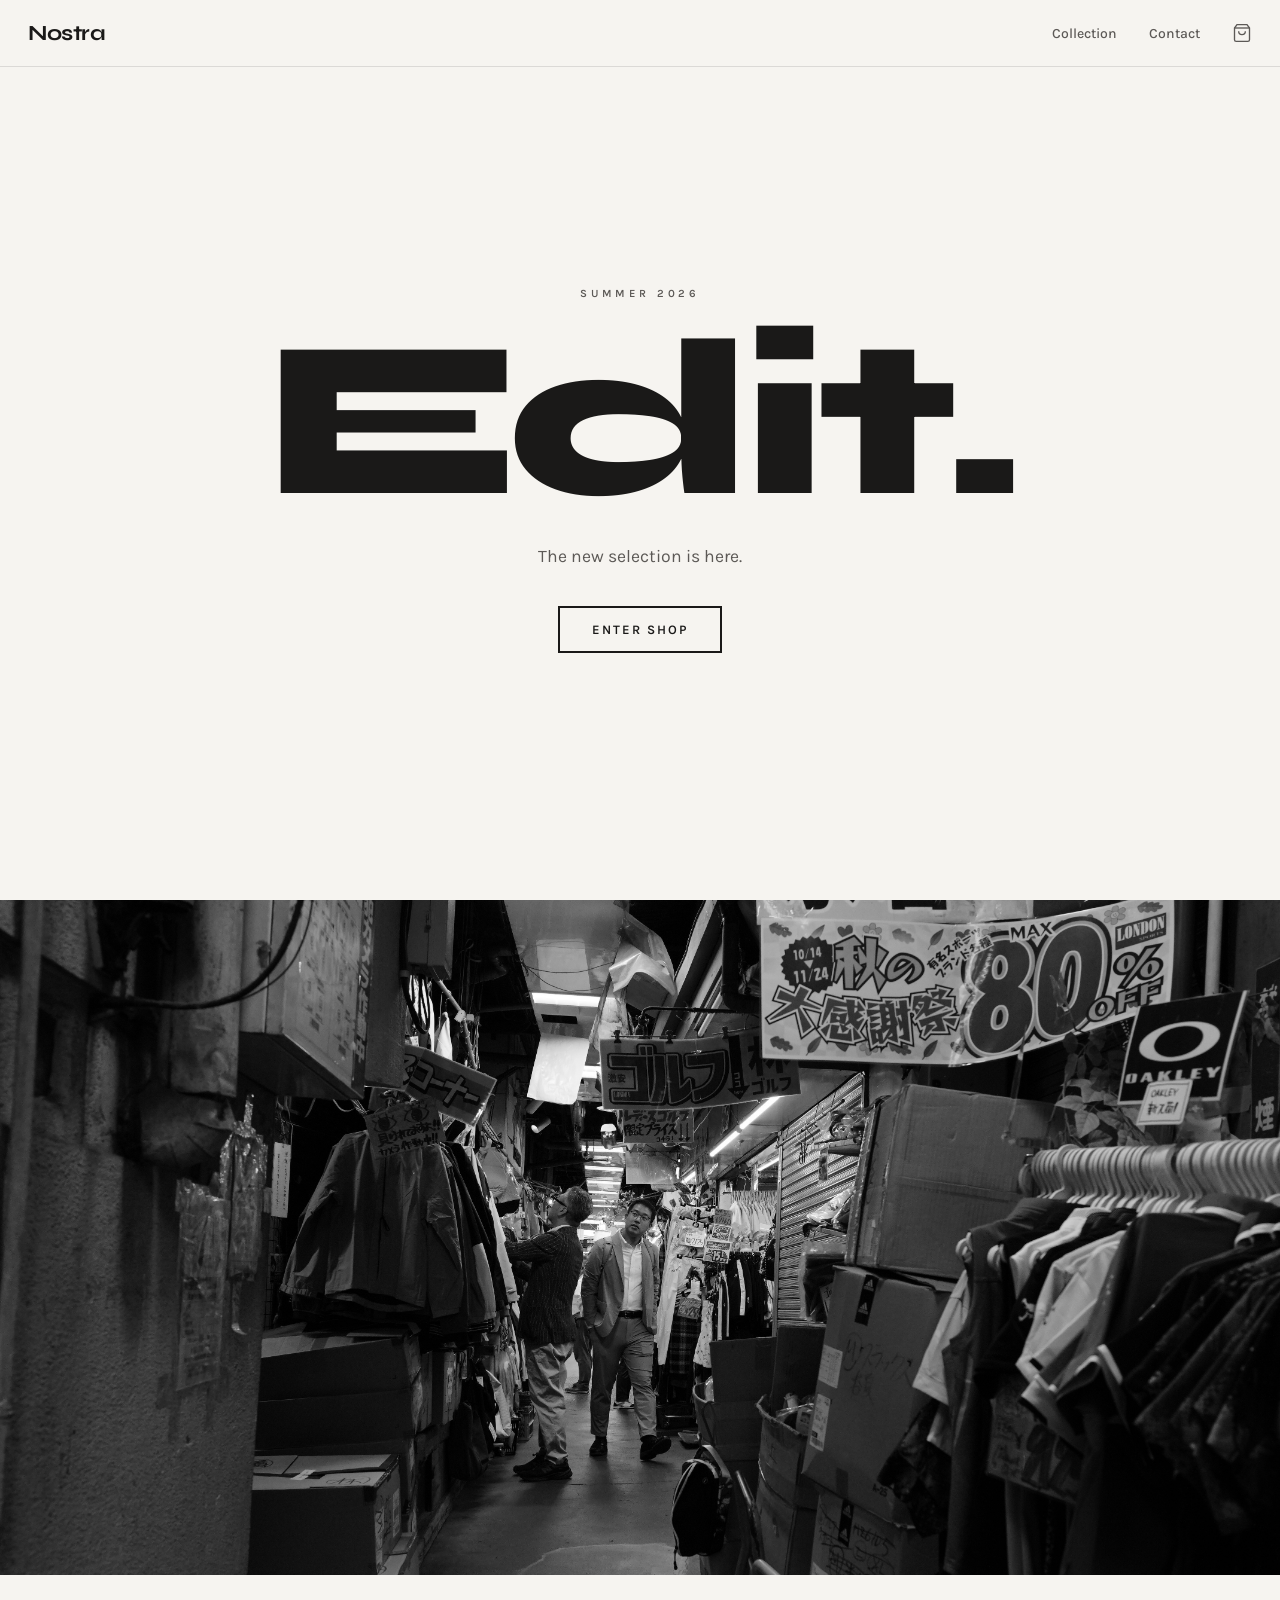
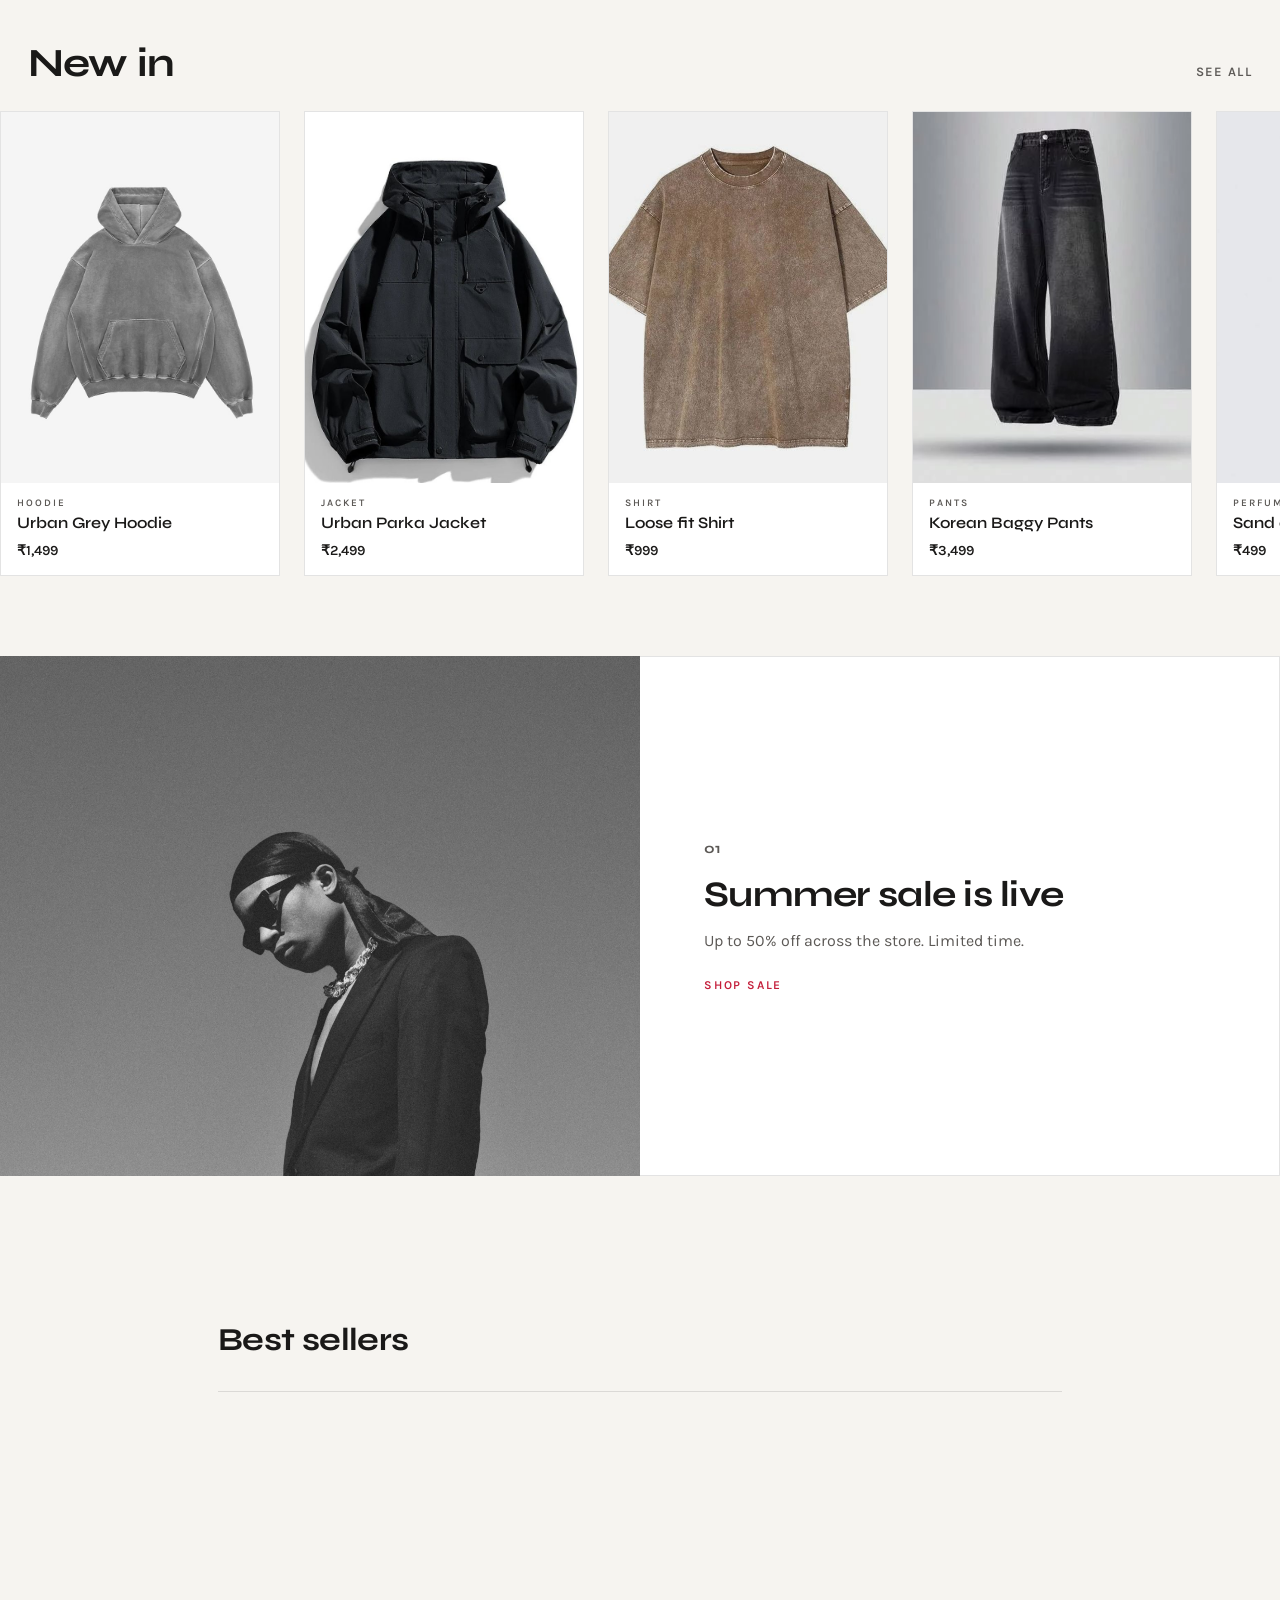
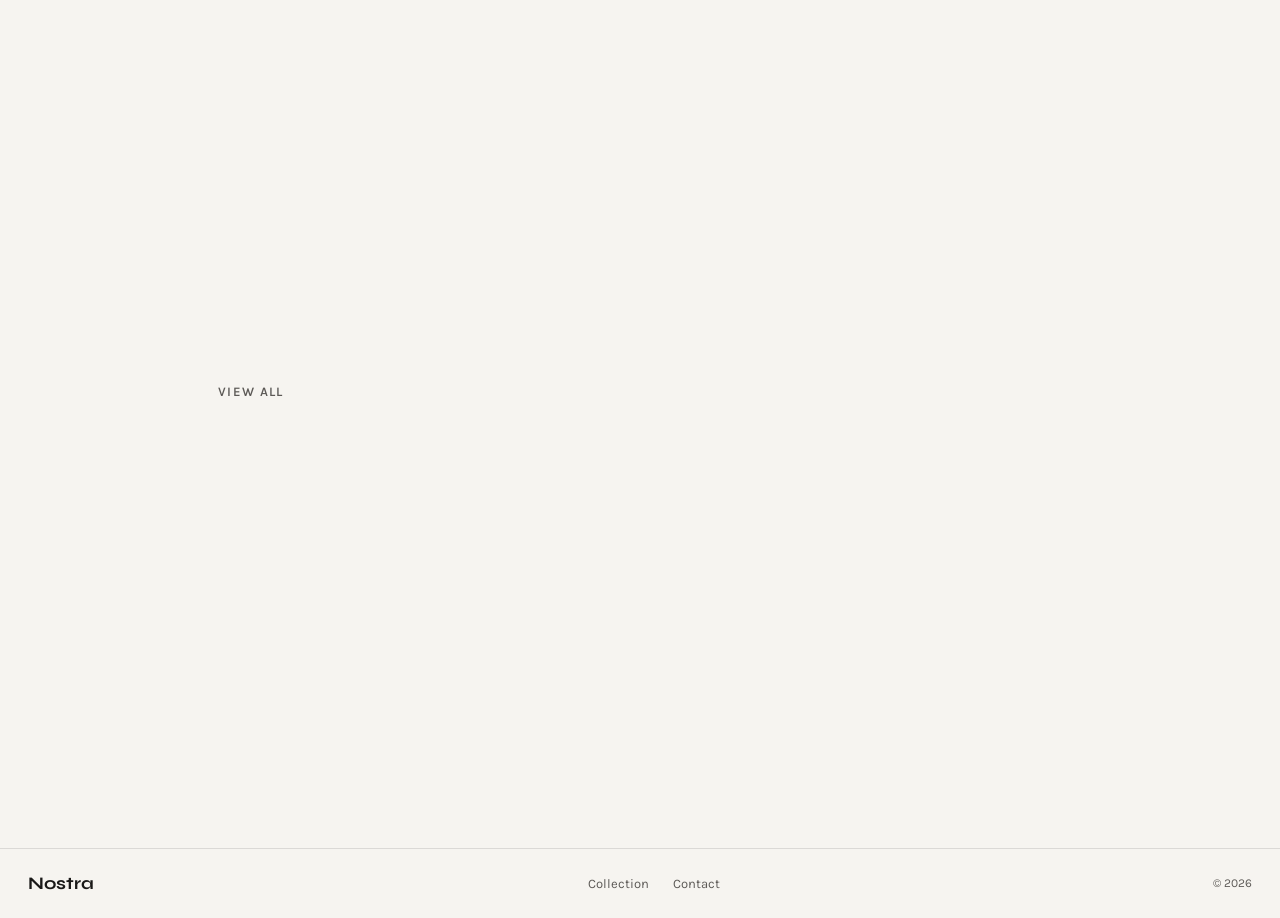
<file: index.html>
<!DOCTYPE html>
<html lang="en">
<head>
    <meta charset="UTF-8">
    <meta name="viewport" content="width=device-width, initial-scale=1.0">
    <title>Nostra</title>
    <link rel="preconnect" href="https://fonts.googleapis.com">
    <link rel="preconnect" href="https://fonts.gstatic.com" crossorigin>
    <link href="https://fonts.googleapis.com/css2?family=Syne:wght@400;500;600;700;800&family=Karla:ital,wght@0,400;0,500;0,600;1,400&display=swap" rel="stylesheet">
    <link rel="stylesheet" href="style.css">
</head>
<body>

    <header class="mast">
        <a href="index.html" class="mast__brand">Nostra</a>
        <nav class="mast__links">
            <a href="collection.html">Collection</a>
            <a href="contact.html">Contact</a>
            <a href="collection.html" class="mast__cart" aria-label="Cart">
                <svg width="20" height="20" viewBox="0 0 24 24" fill="none" stroke="currentColor" stroke-width="1.6"><path d="M6 2 3 6v14a2 2 0 0 0 2 2h14a2 2 0 0 0 2-2V6l-3-4z"/><line x1="3" y1="6" x2="21" y2="6"/><path d="M16 10a4 4 0 0 1-8 0"/></svg>
            </a>
        </nav>
    </header>

    <main>
        <section class="splash">
            <p class="splash__kicker">Summer 2026</p>
            <h1 class="splash__word">Edit.</h1>
            <p class="splash__line">The new selection is here.</p>
            <a href="collection.html" class="splash__go">Enter shop</a>
        </section>

        <section class="strip">
            <img src="images/s1.jpg" alt="">
        </section>

        <section class="scroll-block" id="shop-new">
            <div class="scroll-block__top">
                <h2 class="scroll-block__title">New in</h2>
                <a href="collection.html" class="scroll-block__more">See all</a>
            </div>
            <div class="scroll-block__track">
                <a href="collection.html" class="tile">
                    <span class="tile__img"><img src="images/n1.jpg" alt=""></span>
                    <span class="tile__cat">Hoodie</span>
                    <span class="tile__name">Urban Grey Hoodie</span>
                    <span class="tile__price">₹1,499</span>
                </a>
                <a href="collection.html" class="tile">
                    <span class="tile__img"><img src="images/n2.jpg" alt=""></span>
                    <span class="tile__cat">Jacket</span>
                    <span class="tile__name">Urban Parka Jacket</span>
                    <span class="tile__price">₹2,499</span>
                </a>
                <a href="collection.html" class="tile">
                    <span class="tile__img"><img src="images/n3.jpg" alt=""></span>
                    <span class="tile__cat">Shirt</span>
                    <span class="tile__name">Loose fit Shirt</span>
                    <span class="tile__price">₹999</span>
                </a>
                <a href="collection.html" class="tile">
                    <span class="tile__img"><img src="images/n4.webp" alt=""></span>
                    <span class="tile__cat">Pants</span>
                    <span class="tile__name">Korean Baggy Pants</span>
                    <span class="tile__price">₹3,499</span>
                </a>
                <a href="collection.html" class="tile">
                    <span class="tile__img"><img src="images/n5.jpg" alt=""></span>
                    <span class="tile__cat">Perfume</span>
                    <span class="tile__name">Sand desert Perfume</span>
                    <span class="tile__price">₹499</span>
                </a>
            </div>
        </section>

        <section class="editorial">
            <div class="editorial__row">
                <div class="editorial__img"><img src="images/s3.jpg" alt=""></div>
                <div class="editorial__copy">
                    <span class="editorial__num">01</span>
                    <h2 class="editorial__head">Summer sale is live</h2>
                    <p class="editorial__p">Up to 50% off across the store. Limited time.</p>
                    <a href="collection.html" class="editorial__link">Shop sale</a>
                </div>
            </div>
        </section>

        <section class="rows-block" id="shop-picks">
            <h2 class="rows-block__title">Best sellers</h2>
            <div class="rows-block__list">
                <a href="collection.html" class="row-item">
                    <span class="row-item__img"><img src="images/b1.jpg" alt=""></span>
                    <span class="row-item__info">
                        <span class="row-item__cat">Perfume</span>
                        <span class="row-item__name">Sand desert Perfume</span>
                    </span>
                    <span class="row-item__price">₹499</span>
                </a>
                <a href="collection.html" class="row-item">
                    <span class="row-item__img"><img src="images/b2.jpg" alt=""></span>
                    <span class="row-item__info">
                        <span class="row-item__cat">Footwear</span>
                        <span class="row-item__name">Classic Sandal Loafer</span>
                    </span>
                    <span class="row-item__price">₹999</span>
                </a>
                <a href="collection.html" class="row-item">
                    <span class="row-item__img"><img src="images/b3.jpg" alt=""></span>
                    <span class="row-item__info">
                        <span class="row-item__cat">Shirt</span>
                        <span class="row-item__name">Formal Green shirt</span>
                    </span>
                    <span class="row-item__price">₹999</span>
                </a>
                <a href="collection.html" class="row-item">
                    <span class="row-item__img"><img src="images/b4.webp" alt=""></span>
                    <span class="row-item__info">
                        <span class="row-item__cat">Jeans</span>
                        <span class="row-item__name">Loose fit Jeans</span>
                    </span>
                    <span class="row-item__price">₹1,499</span>
                </a>
            </div>
            <a href="collection.html" class="rows-block__all">View all</a>
        </section>

        <section class="blast">
            <p class="blast__text">Free shipping over ₹999</p>
        </section>

        <section class="signup">
            <p class="signup__label">Join the list</p>
            <form class="signup__form" onsubmit="return false;">
                <input type="email" placeholder="Email" class="signup__input">
                <button type="submit" class="signup__btn">→</button>
            </form>
        </section>
    </main>

    <footer class="site-foot">
        <a href="index.html" class="site-foot__logo">Nostra</a>
        <nav class="site-foot__nav">
            <a href="collection.html">Collection</a>
            <a href="contact.html">Contact</a>
        </nav>
        <p class="site-foot__copy">© 2026</p>
    </footer>

    <script>
        function toggleWish(btn) { if (btn) btn.classList.toggle('is-active'); }
        (function(){
            var els = document.querySelectorAll('.tile, .editorial__row, .row-item, .blast, .signup');
            els.forEach(function(el){ el.classList.add('u-reveal'); });
            function check(){
                els.forEach(function(el){
                    if (el.getBoundingClientRect().top < window.innerHeight - 80) el.classList.add('u-revealed');
                });
            }
            check(); window.addEventListener('scroll', check);
        })();
    </script>
</body>
</html>
</file>
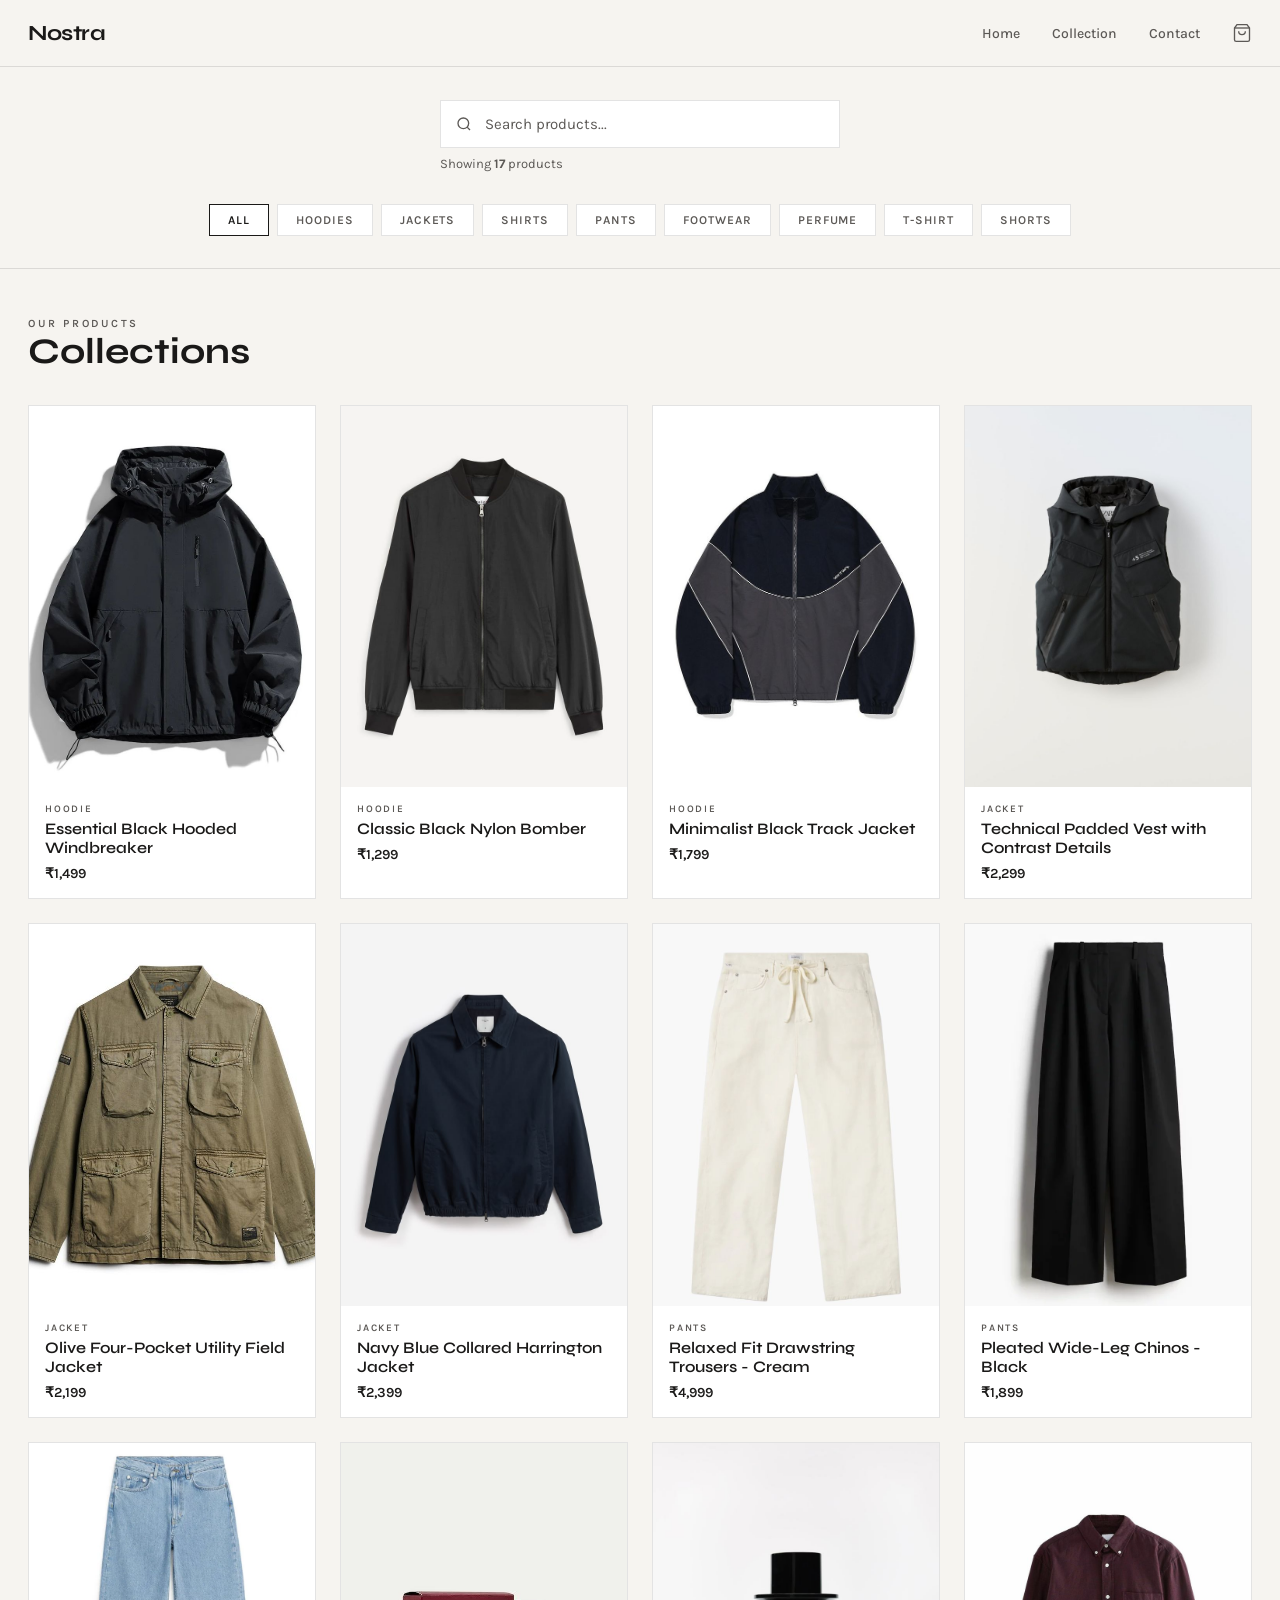
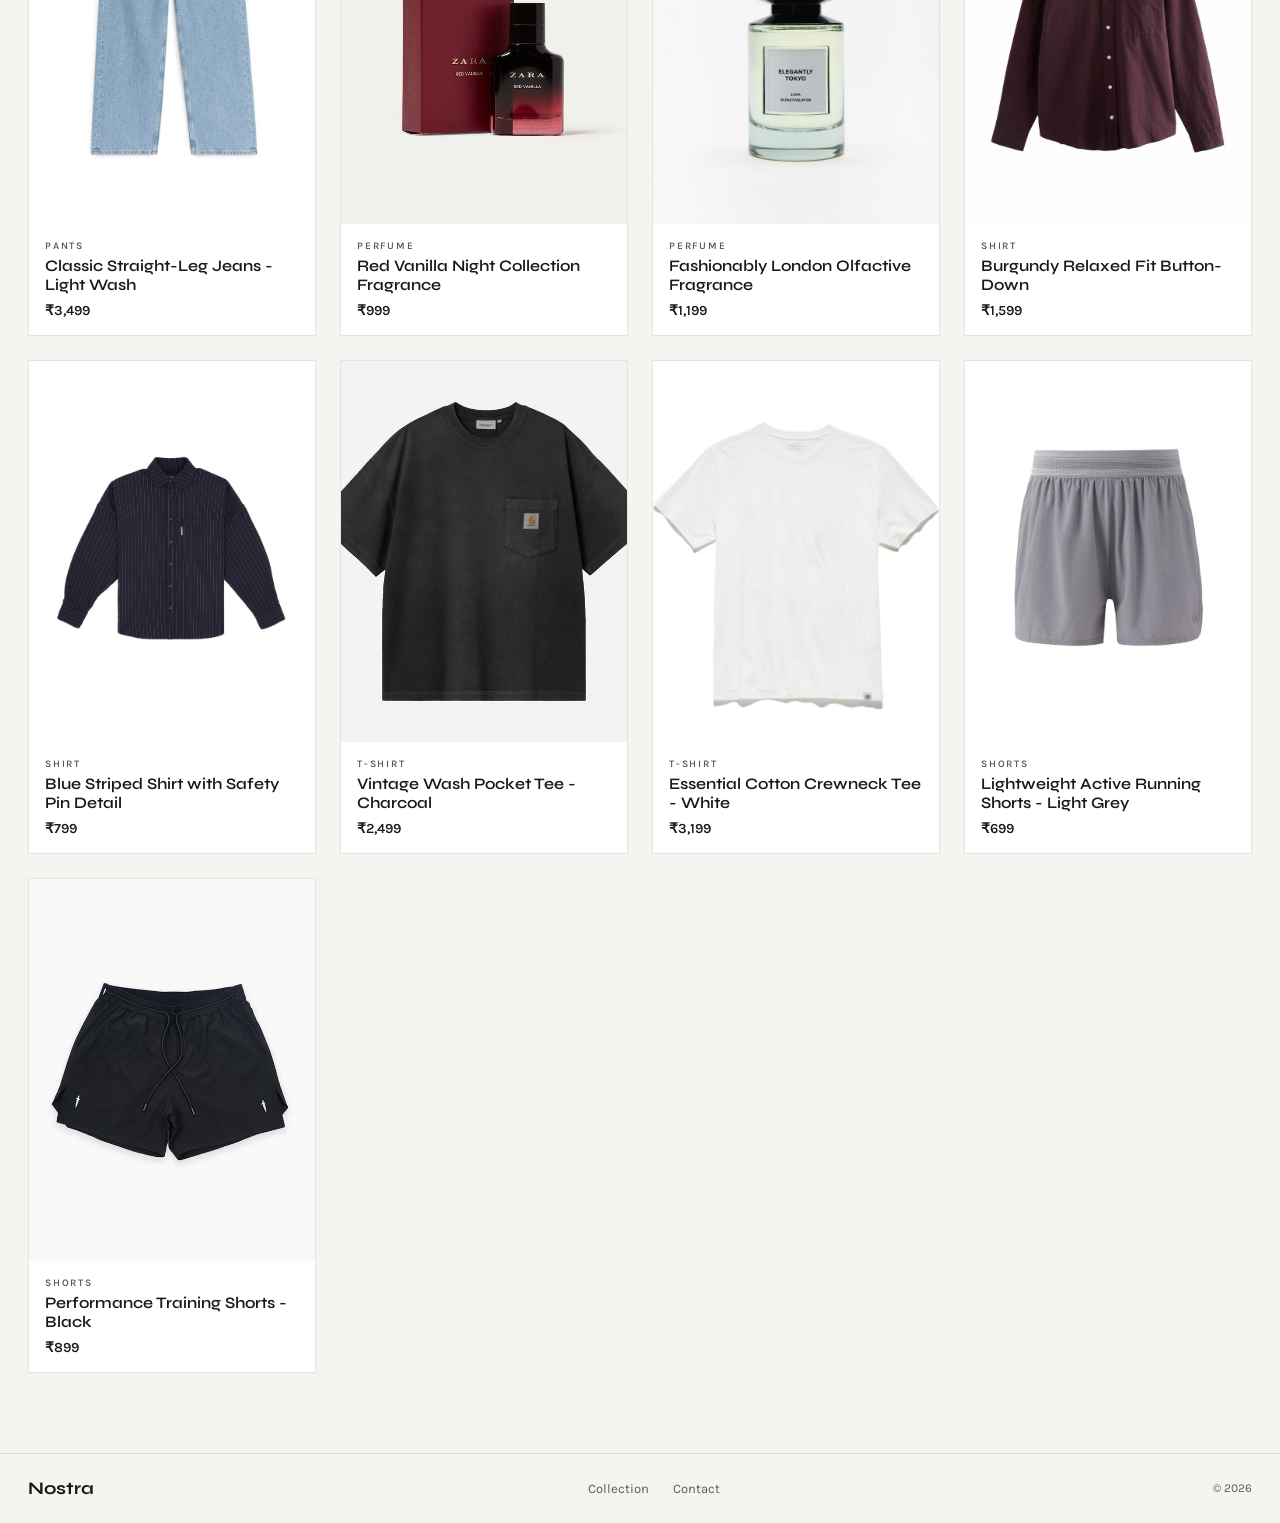
<file: collection.html>
<!DOCTYPE html>
<html lang="en">
<head>
    <meta charset="UTF-8">
    <meta name="viewport" content="width=device-width, initial-scale=1.0">
    <title>Collections - Nostra</title>
    <link rel="preconnect" href="https://fonts.googleapis.com">
    <link rel="preconnect" href="https://fonts.gstatic.com" crossorigin>
    <link href="https://fonts.googleapis.com/css2?family=Syne:wght@400;500;600;700;800&family=Karla:ital,wght@0,400;0,500;0,600;1,400&display=swap" rel="stylesheet">
    <link rel="stylesheet" href="style.css">
</head>
<body>

    <header class="mast">
        <a href="index.html" class="mast__brand">Nostra</a>
        <nav class="mast__links">
            <a href="index.html">Home</a>
            <a href="collection.html">Collection</a>
            <a href="contact.html">Contact</a>
            <a href="collection.html" class="mast__cart" aria-label="Cart">
                <svg width="20" height="20" viewBox="0 0 24 24" fill="none" stroke="currentColor" stroke-width="1.6">
                    <path d="M6 2 3 6v14a2 2 0 0 0 2 2h14a2 2 0 0 0 2-2V6l-3-4z" />
                    <line x1="3" y1="6" x2="21" y2="6" />
                    <path d="M16 10a4 4 0 0 1-8 0" />
                </svg>
            </a>
        </nav>
    </header>

    <section class="filter-section">
        <div class="search-bar">
            <div class="search-input-wrap">
                <svg width="16" height="16" viewBox="0 0 24 24" fill="none" stroke="currentColor" stroke-width="2">
                    <circle cx="11" cy="11" r="8" />
                    <path d="m21 21-4.35-4.35" />
                </svg>
                <input type="text" id="searchInput" placeholder="Search products...">
                <button class="search-clear" id="searchClear" title="Clear">&#10005;</button>
            </div>
            <p class="search-result-count" id="resultCount">Showing <strong>17</strong> products</p>
        </div>
        <div class="filter-bar">
            <button class="filter-btn active" data-filter="all">All</button>
            <button class="filter-btn" data-filter="hoodie">Hoodies</button>
            <button class="filter-btn" data-filter="jacket">Jackets</button>
            <button class="filter-btn" data-filter="shirt">Shirts</button>
            <button class="filter-btn" data-filter="pants">Pants</button>
            <button class="filter-btn" data-filter="footwear">Footwear</button>
            <button class="filter-btn" data-filter="perfume">Perfume</button>
            <button class="filter-btn" data-filter="tshirt">T-Shirt</button>
            <button class="filter-btn" data-filter="shorts">Shorts</button>
        </div>
    </section>

    <section class="arrival">
        <div class="container-head">
            <div class="container-fresh">OUR PRODUCTS</div>
            <div class="container-new">Collections</div>
        </div>

        <div class="container-img" id="productGrid">

            <div class="container-card">
                <div class="container-card-img"><img src="images/c1.jpg" alt=""></div>
                <div class="product">
                    <div class="product-category">Hoodie</div>
                    <div class="product-name">Essential Black Hooded Windbreaker</div>
                    <div class="product-price">₹1,499</div>
                </div>
            </div>
            <div class="container-card">
                <div class="container-card-img"><img src="images/c2.jpg" alt=""></div>
                <div class="product">
                    <div class="product-category">Hoodie</div>
                    <div class="product-name">Classic Black Nylon Bomber</div>
                    <div class="product-price">₹1,299</div>
                </div>
            </div>
            <div class="container-card">
                <div class="container-card-img"><img src="images/c3.jpg" alt=""></div>
                <div class="product">
                    <div class="product-category">Hoodie</div>
                    <div class="product-name">Minimalist Black Track Jacket</div>
                    <div class="product-price">₹1,799</div>
                </div>
            </div>
            <div class="container-card">
                <div class="container-card-img"><img src="images/c4.jpg" alt=""></div>
                <div class="product">
                    <div class="product-category">Jacket</div>
                    <div class="product-name">Technical Padded Vest with Contrast Details</div>
                    <div class="product-price">₹2,299</div>
                </div>
            </div>
            <div class="container-card">
                <div class="container-card-img"><img src="images/c5.jpg" alt=""></div>
                <div class="product">
                    <div class="product-category">Jacket</div>
                    <div class="product-name">Olive Four-Pocket Utility Field Jacket</div>
                    <div class="product-price">₹2,199</div>
                </div>
            </div>
            <div class="container-card">
                <div class="container-card-img"><img src="images/c6.jpg" alt=""></div>
                <div class="product">
                    <div class="product-category">Jacket</div>
                    <div class="product-name">Navy Blue Collared Harrington Jacket</div>
                    <div class="product-price">₹2,399</div>
                </div>
            </div>
            <div class="container-card">
                <div class="container-card-img"><img src="images/c7.jpg" alt=""></div>
                <div class="product">
                    <div class="product-category">Pants</div>
                    <div class="product-name">Relaxed Fit Drawstring Trousers - Cream</div>
                    <div class="product-price">₹4,999</div>
                </div>
            </div>
            <div class="container-card">
                <div class="container-card-img"><img src="images/c8.webp" alt=""></div>
                <div class="product">
                    <div class="product-category">Pants</div>
                    <div class="product-name">Pleated Wide-Leg Chinos - Black</div>
                    <div class="product-price">₹1,899</div>
                </div>
            </div>
            <div class="container-card">
                <div class="container-card-img"><img src="images/c9.webp" alt=""></div>
                <div class="product">
                    <div class="product-category">Pants</div>
                    <div class="product-name">Classic Straight-Leg Jeans - Light Wash</div>
                    <div class="product-price">₹3,499</div>
                </div>
            </div>
            <div class="container-card">
                <div class="container-card-img"><img src="images/c10.jpg" alt=""></div>
                <div class="product">
                    <div class="product-category">Perfume</div>
                    <div class="product-name">Red Vanilla Night Collection Fragrance</div>
                    <div class="product-price">₹999</div>
                </div>
            </div>
            <div class="container-card">
                <div class="container-card-img"><img src="images/c11.jpg" alt=""></div>
                <div class="product">
                    <div class="product-category">Perfume</div>
                    <div class="product-name">Fashionably London Olfactive Fragrance</div>
                    <div class="product-price">₹1,199</div>
                </div>
            </div>
            <div class="container-card">
                <div class="container-card-img"><img src="images/c12.jpg" alt=""></div>
                <div class="product">
                    <div class="product-category">Shirt</div>
                    <div class="product-name">Burgundy Relaxed Fit Button-Down</div>
                    <div class="product-price">₹1,599</div>
                </div>
            </div>
            <div class="container-card">
                <div class="container-card-img"><img src="images/c13.jpg" alt=""></div>
                <div class="product">
                    <div class="product-category">Shirt</div>
                    <div class="product-name">Blue Striped Shirt with Safety Pin Detail</div>
                    <div class="product-price">₹799</div>
                </div>
            </div>
            <div class="container-card">
                <div class="container-card-img"><img src="images/c14.jpg" alt=""></div>
                <div class="product">
                    <div class="product-category">T-Shirt</div>
                    <div class="product-name">Vintage Wash Pocket Tee - Charcoal</div>
                    <div class="product-price">₹2,499</div>
                </div>
            </div>
            <div class="container-card">
                <div class="container-card-img"><img src="images/c15.jpg" alt=""></div>
                <div class="product">
                    <div class="product-category">T-Shirt</div>
                    <div class="product-name">Essential Cotton Crewneck Tee - White</div>
                    <div class="product-price">₹3,199</div>
                </div>
            </div>
            <div class="container-card">
                <div class="container-card-img"><img src="images/c16.jpg" alt=""></div>
                <div class="product">
                    <div class="product-category">Shorts</div>
                    <div class="product-name">Lightweight Active Running Shorts - Light Grey</div>
                    <div class="product-price">₹699</div>
                </div>
            </div>
            <div class="container-card">
                <div class="container-card-img"><img src="images/c17.jpg" alt=""></div>
                <div class="product">
                    <div class="product-category">Shorts</div>
                    <div class="product-name">Performance Training Shorts - Black</div>
                    <div class="product-price">₹899</div>
                </div>
            </div>

        </div>
    </section>

    <footer class="site-foot">
        <a href="index.html" class="site-foot__logo">Nostra</a>
        <nav class="site-foot__nav">
            <a href="collection.html">Collection</a>
            <a href="contact.html">Contact</a>
        </nav>
        <p class="site-foot__copy">© 2026</p>
    </footer>

    <script src="script.js"></script>
</body>
</html>
</file>
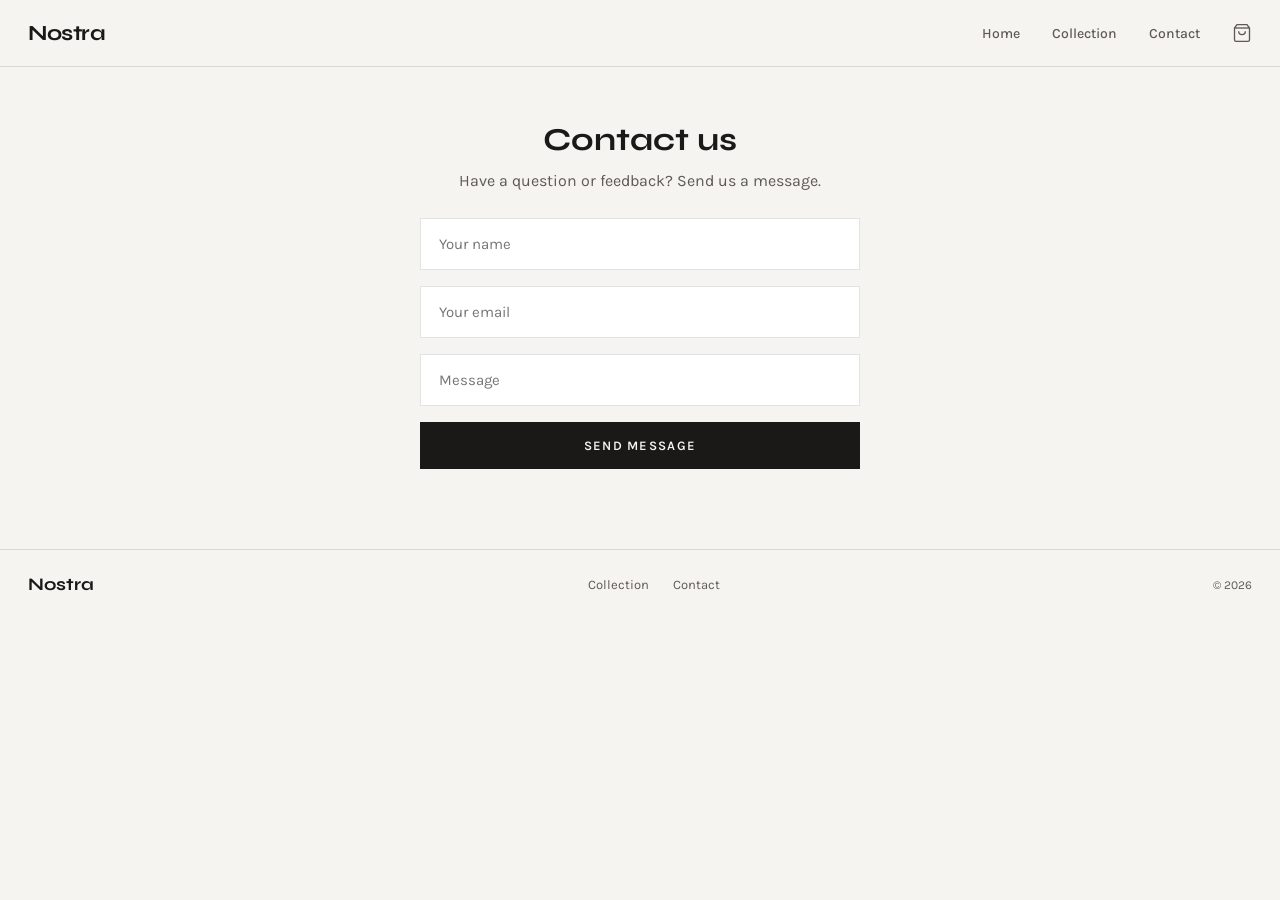
<file: contact.html>
<!DOCTYPE html>
<html lang="en">
<head>
    <meta charset="UTF-8">
    <meta name="viewport" content="width=device-width, initial-scale=1.0">
    <title>Contact — Nostra</title>
    <link rel="preconnect" href="https://fonts.googleapis.com">
    <link rel="preconnect" href="https://fonts.gstatic.com" crossorigin>
    <link href="https://fonts.googleapis.com/css2?family=Syne:wght@400;500;600;700;800&family=Karla:ital,wght@0,400;0,500;0,600;1,400&display=swap" rel="stylesheet">
    <link rel="stylesheet" href="style.css">
</head>
<body>

    <header class="mast">
        <a href="index.html" class="mast__brand">Nostra</a>
        <nav class="mast__links">
            <a href="index.html">Home</a>
            <a href="collection.html">Collection</a>
            <a href="contact.html">Contact</a>
            <a href="collection.html" class="mast__cart" aria-label="Cart">
                <svg width="20" height="20" viewBox="0 0 24 24" fill="none" stroke="currentColor" stroke-width="1.6"><path d="M6 2 3 6v14a2 2 0 0 0 2 2h14a2 2 0 0 0 2-2V6l-3-4z"/><line x1="3" y1="6" x2="21" y2="6"/><path d="M16 10a4 4 0 0 1-8 0"/></svg>
            </a>
        </nav>
    </header>

    <section class="news-letter">
        <div class="news-letter-container">
            <div class="news-letter-content">
                <h2>Contact us</h2>
                <p>Have a question or feedback? Send us a message.</p>
                <form>
                    <input type="text" placeholder="Your name">
                    <input type="email" placeholder="Your email">
                    <input type="text" placeholder="Message">
                    <button type="submit" class="btn">Send message</button>
                </form>
            </div>
        </div>
    </section>

    <footer class="site-foot">
        <a href="index.html" class="site-foot__logo">Nostra</a>
        <nav class="site-foot__nav">
            <a href="collection.html">Collection</a>
            <a href="contact.html">Contact</a>
        </nav>
        <p class="site-foot__copy">© 2026</p>
    </footer>

</body>
</html>
</file>
<file: style.css>
/* ============================================
   NOSTRA — Editorial / Light / Asymmetric
   Totally different layout and visual language
   ============================================ */

:root {
    --page: #f6f4f0;
    --ink: #1a1918;
    --ink-muted: #5c5956;
    --accent: #c41e3a;
    --line: rgba(26, 25, 24, 0.12);
    --font-display: "Syne", sans-serif;
    --font-text: "Karla", sans-serif;
    --ease: cubic-bezier(0.33, 1, 0.68, 1);
}

*,
*::before,
*::after {
    box-sizing: border-box;
}

html {
    scroll-behavior: smooth;
}

body {
    margin: 0;
    font-family: var(--font-text);
    background: var(--page);
    color: var(--ink);
    -webkit-font-smoothing: antialiased;
}

img {
    max-width: 100%;
    height: auto;
    display: block;
}

a {
    color: inherit;
    text-decoration: none;
}

ul {
    list-style: none;
    margin: 0;
    padding: 0;
}

/* ---- Mast (minimal header) ---- */
.mast {
    position: fixed;
    top: 0;
    left: 0;
    right: 0;
    z-index: 100;
    display: flex;
    align-items: center;
    justify-content: space-between;
    padding: 20px 28px;
    background: var(--page);
    border-bottom: 1px solid var(--line);
}

.mast__brand {
    font-family: var(--font-display);
    font-size: 1.35rem;
    font-weight: 700;
    letter-spacing: -0.02em;
    color: var(--ink);
}

.mast__links {
    display: flex;
    align-items: center;
    gap: 32px;
}

.mast__links a {
    font-size: 14px;
    font-weight: 500;
    color: var(--ink-muted);
    transition: color 0.2s var(--ease);
}

.mast__links a:hover {
    color: var(--ink);
}

.mast__cart {
    display: flex;
    align-items: center;
    justify-content: center;
    color: var(--ink);
}

/* ---- Splash (hero: one word, no image) ---- */
.splash {
    min-height: 100vh;
    display: flex;
    flex-direction: column;
    justify-content: center;
    align-items: center;
    text-align: center;
    padding: 120px 24px 80px;
}

.splash__kicker {
    font-size: 11px;
    font-weight: 600;
    letter-spacing: 0.35em;
    text-transform: uppercase;
    color: var(--ink-muted);
    margin: 0 0 20px;
}

.splash__word {
    font-family: var(--font-display);
    font-size: clamp(4rem, 18vw, 14rem);
    font-weight: 800;
    line-height: 0.9;
    letter-spacing: -0.04em;
    margin: 0 0 24px;
    color: var(--ink);
}

.splash__line {
    font-size: 1.1rem;
    color: var(--ink-muted);
    margin: 0 0 40px;
}

.splash__go {
    font-size: 13px;
    font-weight: 600;
    letter-spacing: 0.15em;
    text-transform: uppercase;
    color: var(--ink);
    padding: 14px 32px;
    border: 2px solid var(--ink);
    transition: background 0.25s var(--ease), color 0.25s var(--ease);
}

.splash__go:hover {
    background: var(--ink);
    color: var(--page);
}

/* ---- Strip (full-width image, no overlay) ---- */
.strip {
    width: 100%;
    max-height: 85vh;
    overflow: hidden;
}

.strip img {
    width: 100%;
    height: 100%;
    object-fit: cover;
    object-position: center;
}

/* ---- Scroll block (horizontal product scroll) ---- */
.scroll-block {
    padding: 64px 0 80px;
}

.scroll-block__top {
    display: flex;
    align-items: baseline;
    justify-content: space-between;
    padding: 0 28px 24px;
    max-width: 1400px;
    margin: 0 auto;
}

.scroll-block__title {
    font-family: var(--font-display);
    font-size: clamp(1.75rem, 4vw, 2.5rem);
    font-weight: 700;
    letter-spacing: -0.02em;
    margin: 0;
    color: var(--ink);
}

.scroll-block__more {
    font-size: 13px;
    font-weight: 600;
    letter-spacing: 0.1em;
    text-transform: uppercase;
    color: var(--ink-muted);
}

.scroll-block__more:hover {
    color: var(--accent);
}

.scroll-block__track {
    display: flex;
    gap: 24px;
    overflow-x: auto;
    scroll-snap-type: x mandatory;
    padding: 0 28px;
    -webkit-overflow-scrolling: touch;
}

.scroll-block__track::-webkit-scrollbar {
    height: 6px;
}

.scroll-block__track::-webkit-scrollbar-track {
    background: var(--line);
}

.scroll-block__track::-webkit-scrollbar-thumb {
    background: var(--ink-muted);
    border-radius: 3px;
}

.tile {
    flex: 0 0 280px;
    scroll-snap-align: start;
    display: block;
    background: #fff;
    border: 1px solid var(--line);
    transition: border-color 0.25s var(--ease), box-shadow 0.25s var(--ease);
}

.tile:hover {
    border-color: var(--ink);
    box-shadow: 0 12px 40px rgba(0, 0, 0, 0.08);
}

.tile__img {
    display: block;
    aspect-ratio: 3 / 4;
    overflow: hidden;
}

.tile__img img {
    width: 100%;
    height: 100%;
    object-fit: cover;
    transition: transform 0.5s var(--ease);
}

.tile:hover .tile__img img {
    transform: scale(1.03);
}

.tile__cat {
    display: block;
    font-size: 10px;
    font-weight: 600;
    letter-spacing: 0.2em;
    text-transform: uppercase;
    color: var(--ink-muted);
    margin: 14px 16px 4px;
}

.tile__name {
    display: block;
    font-family: var(--font-display);
    font-size: 1rem;
    font-weight: 600;
    color: var(--ink);
    margin: 0 16px 8px;
    line-height: 1.3;
}

.tile__price {
    display: block;
    font-size: 14px;
    font-weight: 600;
    color: var(--ink);
    margin: 0 16px 16px;
}

/* ---- Editorial (two-column, image + copy) ---- */
.editorial {
    padding: 0 0 80px;
}

.editorial__row {
    display: grid;
    grid-template-columns: 1fr 1fr;
    min-height: 520px;
    max-width: 1400px;
    margin: 0 auto;
}

.editorial__img {
    overflow: hidden;
}

.editorial__img img {
    width: 100%;
    height: 100%;
    object-fit: cover;
}

.editorial__img video {
    width: 100%;
    height: 100%;
    object-fit: cover;
    display: block;
}

.editorial__copy {
    display: flex;
    flex-direction: column;
    justify-content: center;
    padding: 56px 64px;
    background: #fff;
    border: 1px solid var(--line);
    border-left: none;
    height: 100%;
}

.editorial__num {
    font-family: var(--font-display);
    font-size: 0.9rem;
    font-weight: 700;
    color: var(--ink-muted);
    margin-bottom: 16px;
}

.editorial__head {
    font-family: var(--font-display);
    font-size: clamp(1.5rem, 3vw, 2.25rem);
    font-weight: 700;
    letter-spacing: -0.02em;
    margin: 0 0 12px;
    color: var(--ink);
}

.editorial__p {
    font-size: 1rem;
    color: var(--ink-muted);
    margin: 0 0 24px;
    line-height: 1.6;
}

.editorial__link {
    font-size: 12px;
    font-weight: 600;
    letter-spacing: 0.15em;
    text-transform: uppercase;
    color: var(--accent);
}

.editorial__link:hover {
    text-decoration: underline;
}

/* ---- Rows block (list-style products) ---- */
.rows-block {
    padding: 64px 28px 80px;
    max-width: 900px;
    margin: 0 auto;
}

.rows-block__title {
    font-family: var(--font-display);
    font-size: clamp(1.5rem, 3vw, 2rem);
    font-weight: 700;
    letter-spacing: -0.02em;
    margin: 0 0 32px;
    color: var(--ink);
}

.rows-block__list {
    display: flex;
    flex-direction: column;
    gap: 0;
    border-top: 1px solid var(--line);
}

.row-item {
    display: grid;
    grid-template-columns: 100px 1fr auto;
    align-items: center;
    gap: 24px;
    padding: 20px 0;
    border-bottom: 1px solid var(--line);
    transition: background 0.2s var(--ease);
}

.row-item:hover {
    background: rgba(0, 0, 0, 0.02);
}

.row-item__img {
    width: 100px;
    height: 100px;
    overflow: hidden;
    flex-shrink: 0;
}

.row-item__img img {
    width: 100%;
    height: 100%;
    object-fit: cover;
}

.row-item__info {
    display: flex;
    flex-direction: column;
    gap: 4px;
}

.row-item__cat {
    font-size: 10px;
    font-weight: 600;
    letter-spacing: 0.18em;
    text-transform: uppercase;
    color: var(--ink-muted);
}

.row-item__name {
    font-family: var(--font-display);
    font-size: 1rem;
    font-weight: 600;
    color: var(--ink);
}

.row-item__price {
    font-size: 15px;
    font-weight: 600;
    color: var(--ink);
}

.rows-block__all {
    display: inline-block;
    margin-top: 28px;
    font-size: 13px;
    font-weight: 600;
    letter-spacing: 0.1em;
    text-transform: uppercase;
    color: var(--ink-muted);
}

.rows-block__all:hover {
    color: var(--accent);
}

/* ---- Blast (one line CTA) ---- */
.blast {
    padding: 56px 28px;
    text-align: center;
    background: var(--ink);
    color: var(--page);
}

.blast__text {
    font-family: var(--font-display);
    font-size: clamp(1.25rem, 3vw, 1.75rem);
    font-weight: 700;
    letter-spacing: 0.02em;
    margin: 0;
}

/* ---- Signup (one line form) ---- */
.signup {
    padding: 64px 28px 80px;
    text-align: center;
}

.signup__label {
    font-size: 11px;
    font-weight: 600;
    letter-spacing: 0.3em;
    text-transform: uppercase;
    color: var(--ink-muted);
    margin: 0 0 16px;
}

.signup__form {
    display: inline-flex;
    border-bottom: 2px solid var(--ink);
    max-width: 360px;
    width: 100%;
}

.signup__input {
    flex: 1;
    padding: 12px 0;
    font-family: var(--font-text);
    font-size: 16px;
    background: transparent;
    border: none;
    color: var(--ink);
    outline: none;
}

.signup__input::placeholder {
    color: var(--ink-muted);
}

.signup__btn {
    padding: 12px 16px;
    font-size: 1.25rem;
    background: none;
    border: none;
    color: var(--ink);
    cursor: pointer;
    transition: color 0.2s var(--ease);
}

.signup__btn:hover {
    color: var(--accent);
}

/* ---- Site foot (one row) ---- */
.site-foot {
    display: flex;
    align-items: center;
    justify-content: space-between;
    flex-wrap: wrap;
    gap: 16px;
    padding: 24px 28px;
    border-top: 1px solid var(--line);
}

.site-foot__logo {
    font-family: var(--font-display);
    font-size: 1.1rem;
    font-weight: 700;
    color: var(--ink);
}

.site-foot__nav {
    display: flex;
    gap: 24px;
}

.site-foot__nav a {
    font-size: 13px;
    color: var(--ink-muted);
}

.site-foot__nav a:hover {
    color: var(--ink);
}

.site-foot__copy {
    font-size: 12px;
    color: var(--ink-muted);
    margin: 0;
}

/* ---- Reveal ---- */
.u-reveal {
    opacity: 0;
    transform: translateY(24px);
    transition: opacity 0.6s var(--ease), transform 0.6s var(--ease);
}

.u-reveal.u-revealed {
    opacity: 1;
    transform: translateY(0);
}

/* ========== COLLECTION PAGE ========== */
.topbar,
.header,
.banner,
.partners,
.perks,
.shop,
.promo,
.subscribe,
.footer,
.footer__inner,
.footer__top,
.footer__brand,
.footer__col {
    display: none !important;
}

.filter-section {
    padding: 100px 28px 32px;
    background: var(--page);
    display: flex;
    flex-direction: column;
    align-items: center;
    gap: 20px;
    border-bottom: 1px solid var(--line);
}

.search-bar {
    width: 100%;
    max-width: 400px;
}

.search-input-wrap {
    position: relative;
}

.search-input-wrap svg {
    position: absolute;
    left: 16px;
    top: 50%;
    transform: translateY(-50%);
    color: var(--ink-muted);
}

#searchInput {
    width: 100%;
    padding: 14px 40px 14px 44px;
    font-family: var(--font-text);
    font-size: 15px;
    background: #fff;
    border: 1px solid var(--line);
    color: var(--ink);
    border-radius: 0;
    outline: none;
}

#searchInput:focus {
    border-color: var(--ink);
}

#searchInput::placeholder {
    color: var(--ink-muted);
}

.search-clear {
    position: absolute;
    right: 14px;
    top: 50%;
    transform: translateY(-50%);
    background: none;
    border: none;
    color: var(--ink-muted);
    cursor: pointer;
    display: none;
    padding: 4px;
}

.search-result-count {
    font-size: 13px;
    color: var(--ink-muted);
    margin-top: 8px;
}

.filter-bar {
    display: flex;
    flex-wrap: wrap;
    justify-content: center;
    gap: 8px;
}

.filter-btn {
    padding: 8px 18px;
    font-family: var(--font-text);
    font-size: 12px;
    font-weight: 600;
    letter-spacing: 0.08em;
    text-transform: uppercase;
    background: #fff;
    border: 1px solid var(--line);
    color: var(--ink-muted);
    cursor: pointer;
    transition: border-color 0.2s var(--ease), color 0.2s var(--ease);
}

.filter-btn:hover,
.filter-btn.active {
    border-color: var(--ink);
    color: var(--ink);
}

.arrival {
    padding: 48px 28px 80px;
    background: var(--page);
}

.arrival .container-head {
    max-width: 1400px;
    margin: 0 auto 32px;
}

.arrival .container-fresh {
    font-size: 11px;
    font-weight: 600;
    letter-spacing: 0.25em;
    text-transform: uppercase;
    color: var(--ink-muted);
}

.arrival .container-new {
    font-family: var(--font-display);
    font-size: clamp(1.5rem, 3vw, 2.25rem);
    font-weight: 700;
    color: var(--ink);
    margin: 0;
}

.arrival .container-img {
    display: grid;
    grid-template-columns: repeat(4, 1fr);
    gap: 24px;
    max-width: 1400px;
    margin: 0 auto;
}

.arrival .container-card {
    display: block;
    background: #fff;
    border: 1px solid var(--line);
    transition: border-color 0.25s var(--ease), box-shadow 0.25s var(--ease);
}

.arrival .container-card:hover {
    border-color: var(--ink);
    box-shadow: 0 12px 40px rgba(0, 0, 0, 0.08);
}

.arrival .container-card-img {
    aspect-ratio: 3 / 4;
    overflow: hidden;
}

.arrival .container-card-img img {
    width: 100%;
    height: 100%;
    object-fit: cover;
    transition: transform 0.5s var(--ease);
}

.arrival .container-card:hover .container-card-img img {
    transform: scale(1.03);
}

.arrival .product {
    padding: 16px;
}

.arrival .product-category {
    font-size: 10px;
    font-weight: 600;
    letter-spacing: 0.18em;
    text-transform: uppercase;
    color: var(--ink-muted);
    margin-bottom: 4px;
}

.arrival .product-name {
    font-family: var(--font-display);
    font-size: 1rem;
    font-weight: 600;
    color: var(--ink);
    margin-bottom: 8px;
}

.arrival .product-price {
    font-size: 14px;
    font-weight: 600;
    color: var(--ink);
}

.arrival .wish-btn {
    width: 32px;
    height: 32px;
    display: flex;
    align-items: center;
    justify-content: center;
    border: 1px solid var(--line);
    background: transparent;
    color: var(--ink-muted);
    cursor: pointer;
    border-radius: 0;
    transition: border-color 0.2s var(--ease), color 0.2s var(--ease);
}

.arrival .wish-btn:hover,
.arrival .wish-btn.active {
    border-color: var(--ink);
    color: var(--accent);
}

/* ========== CONTACT PAGE ========== */
.news-letter {
    padding: 120px 28px 80px;
    background: var(--page);
}

.news-letter-container {
    max-width: 440px;
    margin: 0 auto;
    text-align: center;
}

.news-letter-content h2 {
    font-family: var(--font-display);
    font-size: clamp(1.5rem, 3vw, 2rem);
    font-weight: 700;
    margin: 0 0 12px;
    color: var(--ink);
}

.news-letter-content p {
    font-size: 1rem;
    color: var(--ink-muted);
    margin: 0 0 28px;
}

.news-letter-content form {
    display: flex;
    flex-direction: column;
    gap: 16px;
}

.news-letter-content input {
    width: 100%;
    padding: 16px 18px;
    font-family: var(--font-text);
    font-size: 15px;
    background: #fff;
    border: 1px solid var(--line);
    color: var(--ink);
    outline: none;
    transition: border-color 0.2s var(--ease);
}

.news-letter-content input:focus {
    border-color: var(--ink);
}

.news-letter-content .btn {
    padding: 16px 28px;
    font-family: var(--font-text);
    font-size: 13px;
    font-weight: 600;
    letter-spacing: 0.1em;
    text-transform: uppercase;
    color: var(--page);
    background: var(--ink);
    border: none;
    cursor: pointer;
    transition: opacity 0.2s var(--ease);
}

.news-letter-content .btn:hover {
    opacity: 0.85;
}

/* ========== RESPONSIVE ========== */
@media (max-width: 1024px) {
    .editorial__row {
        grid-template-columns: 1fr;
    }

    .editorial__copy {
        border-left: 1px solid var(--line);
        border-top: none;
    }

    .arrival .container-img {
        grid-template-columns: repeat(3, 1fr);
    }
}

@media (max-width: 768px) {
    .mast__links a:not(.mast__cart) {
        display: none;
    }

    .mast__links a:nth-child(1),
    .mast__links a:nth-child(2) {
        display: inline;
    }

    .scroll-block__track {
        padding: 0 20px;
    }

    .tile {
        flex: 0 0 240px;
    }

    .row-item {
        grid-template-columns: 80px 1fr;
        gap: 16px;
    }

    .row-item__price {
        grid-column: 2;
    }

    .row-item__img {
        width: 80px;
        height: 80px;
    }

    .arrival .container-img {
        grid-template-columns: repeat(2, 1fr);
        gap: 16px;
    }

    .site-foot {
        flex-direction: column;
        align-items: flex-start;
    }
}

@media (max-width: 480px) {
    .splash__word {
        font-size: 3.5rem;
    }

    .tile {
        flex: 0 0 85vw;
    }

    .editorial__copy {
        padding: 40px 24px;
    }

    .arrival .container-img {
        grid-template-columns: 1fr;
    }
}
</file>
